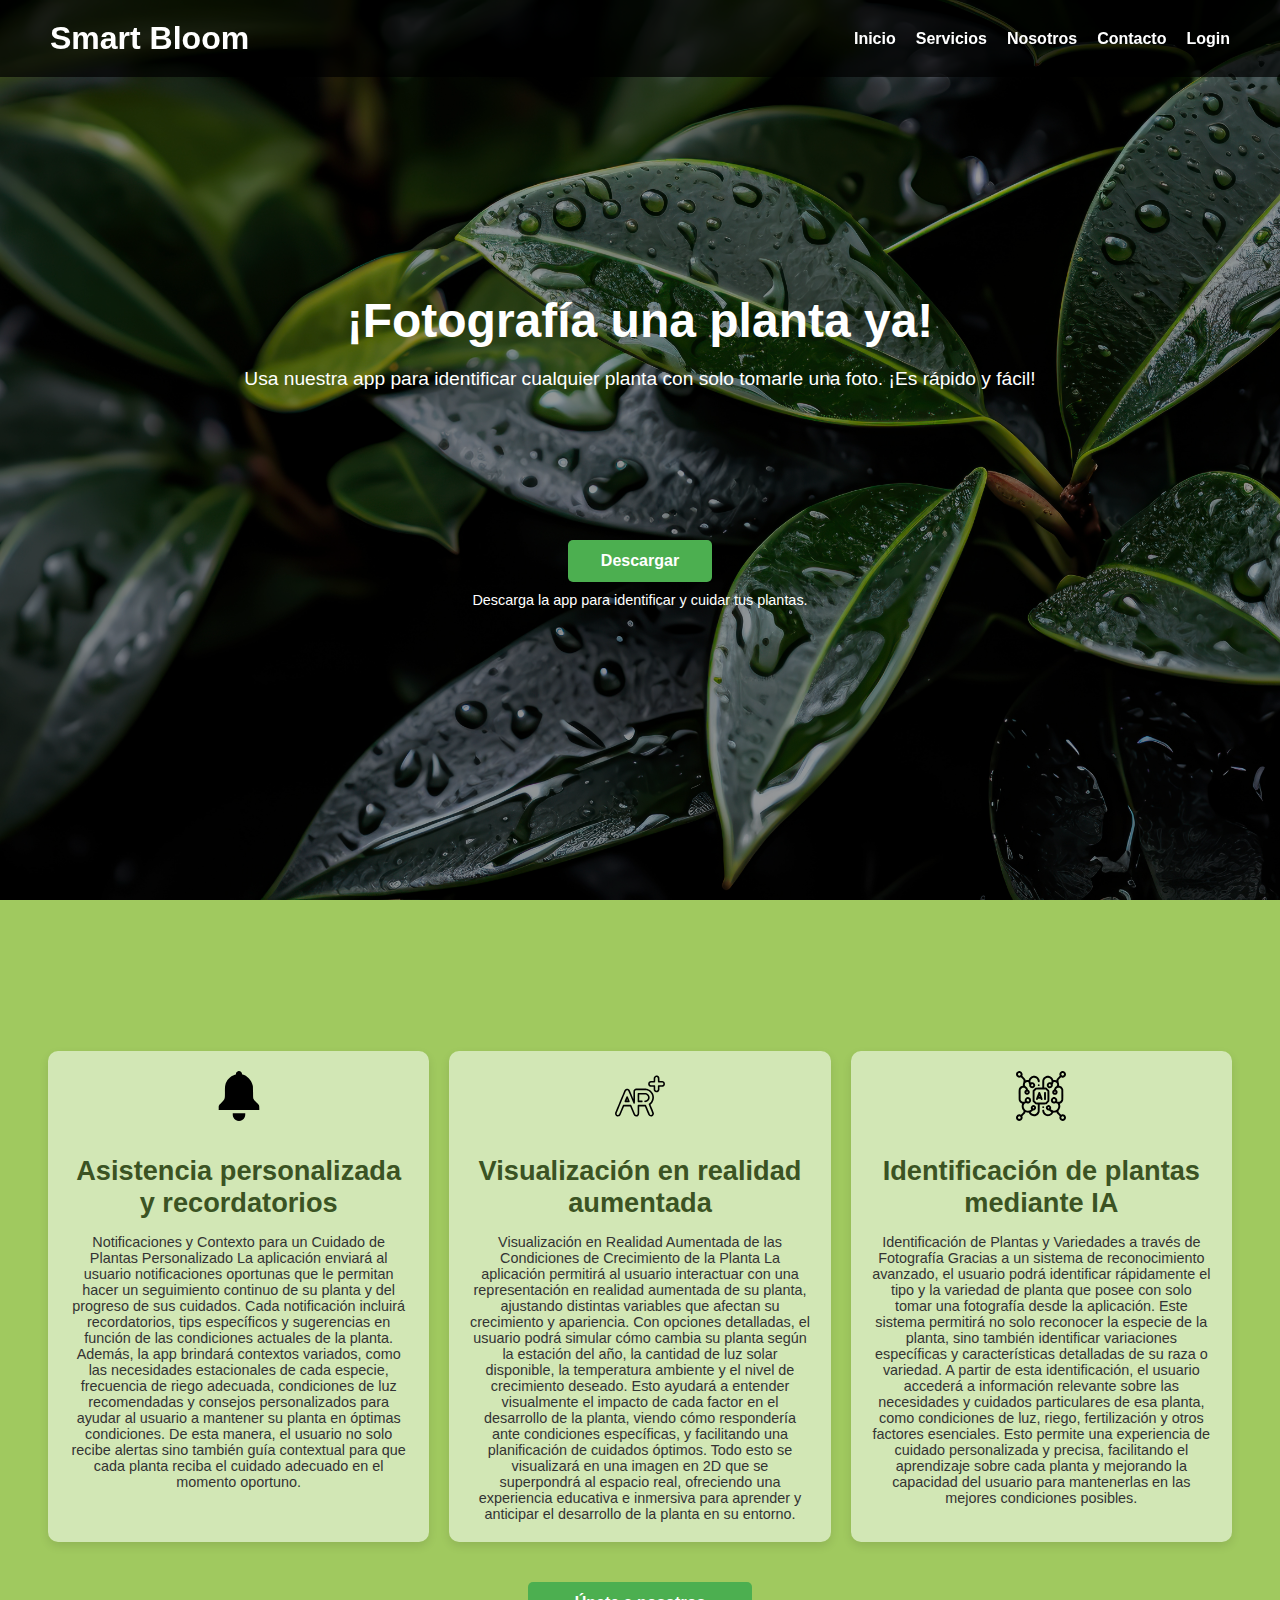
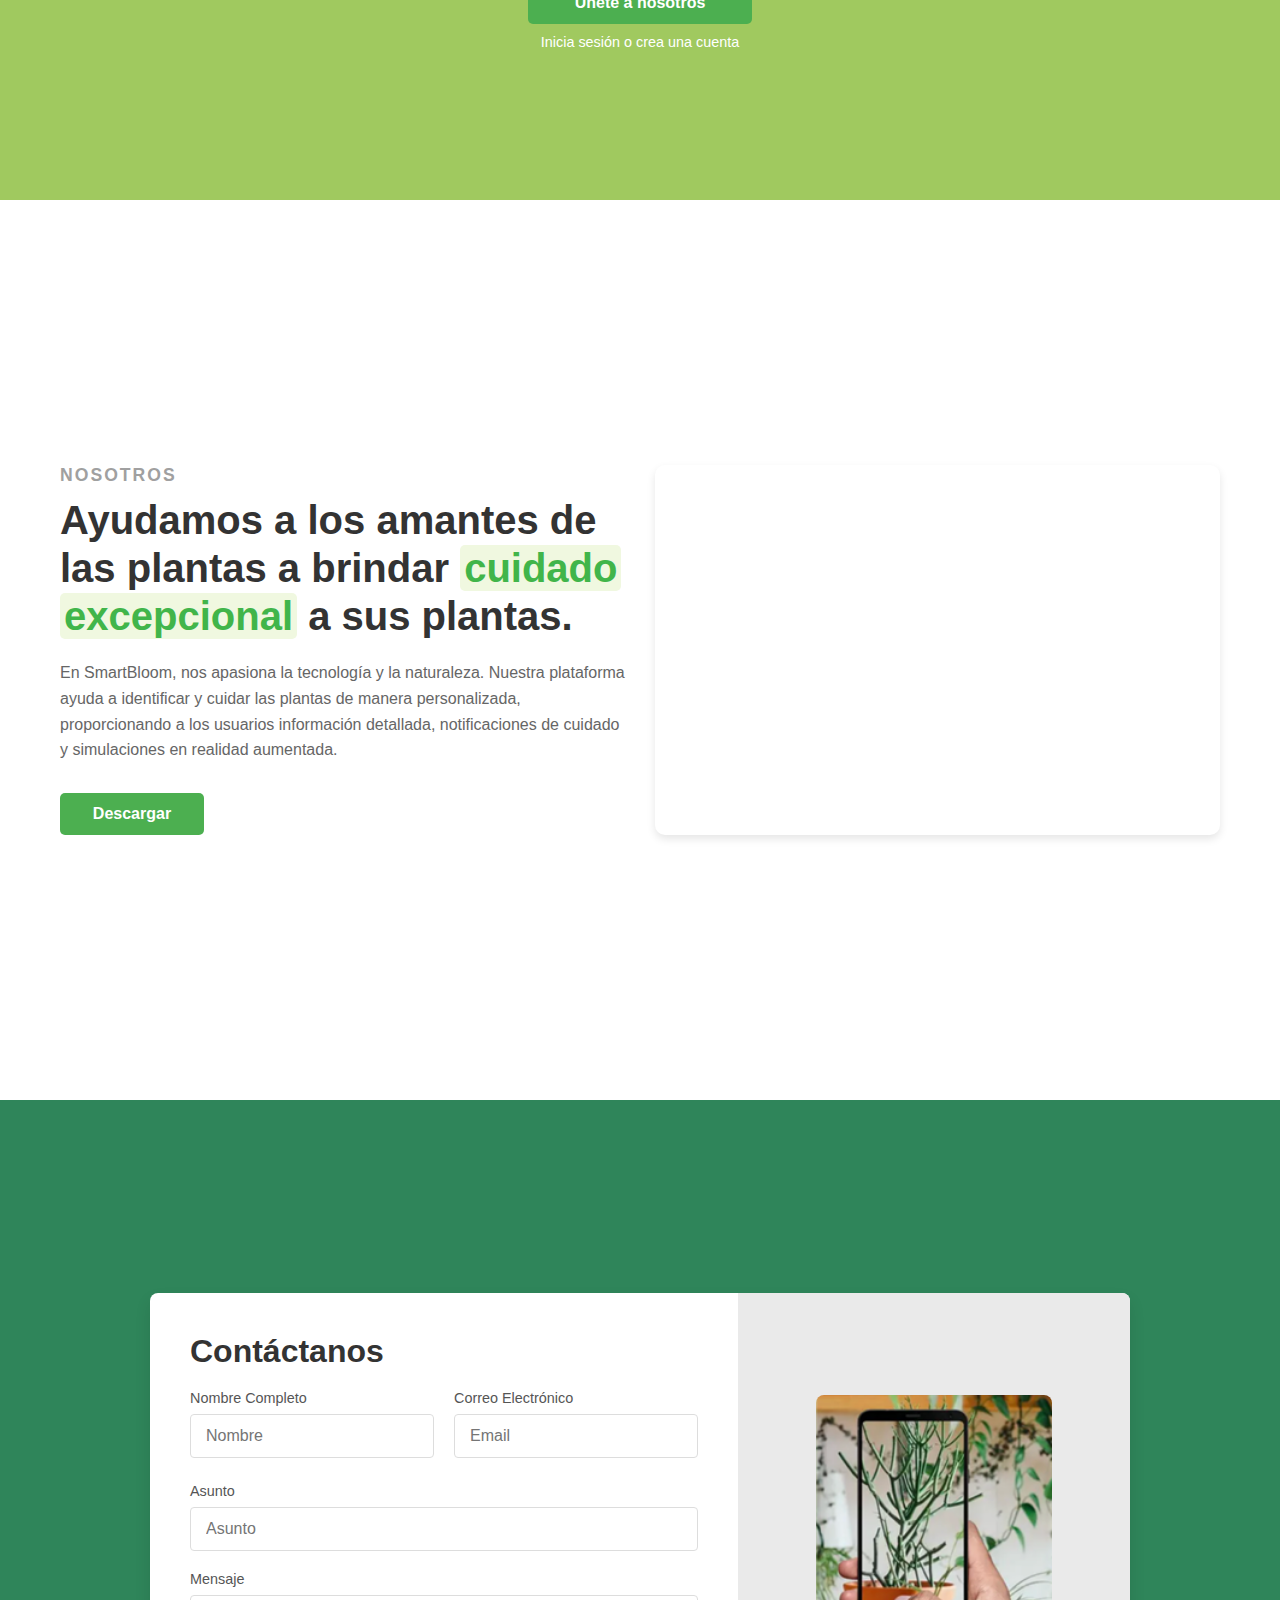
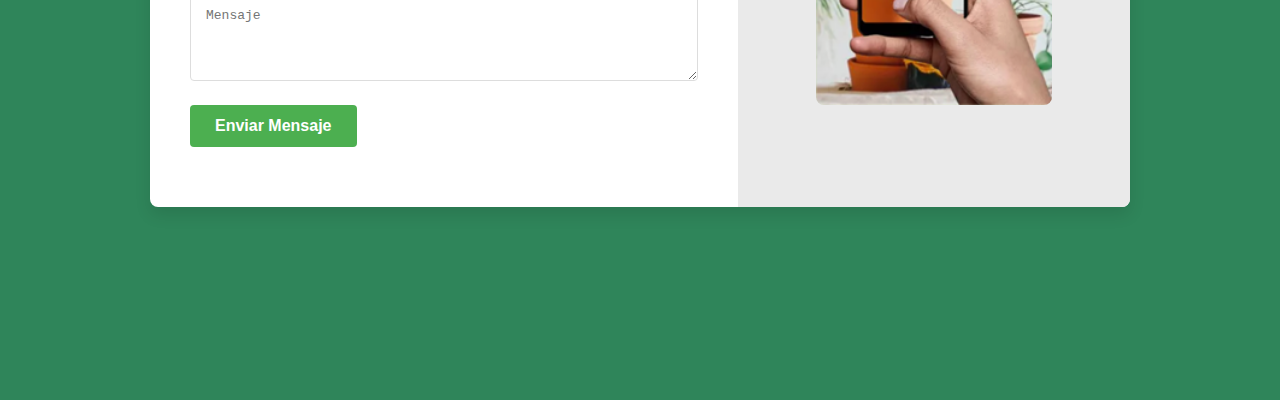
<file: index.html>
<!DOCTYPE html>
<html lang="es">

<head>
    <meta charset="UTF-8">
    <meta name="viewport" content="width=device-width, initial-scale=1.0">
    <title>Smart Bloom</title>
    <link rel="stylesheet" href="css/styles.css">
</head>

<body>
    <!-- Encabezado -->
    <header class="header">
        <div class="header-logo">
            <h1>Smart Bloom</h1>
        </div>
        <nav class="header-nav">
            <ul class="nav-list">
                <li><a href="#" id="banner" aria-label="Ir a Inicio">Inicio</a></li>
                <li><a href="#" id="features" aria-label="Ir a Servicios">Servicios</a></li>
                <li><a href="#" id="about" aria-label="Ir a Nosotros">Nosotros</a></li>
                <li><a href="#" id="contact" aria-label="Ir a Contacto">Contacto</a></li>
                <li><a href="login.html" aria-label="Ir a Login">Login</a></li>
            </ul>
        </nav>
    </header>

    <!-- Sección Banner -->
    <section class="banner">
        <div class="banner-content">
            <div class="banner-text">
                <h1>¡Fotografía una planta ya!</h1>
                <p>Usa nuestra app para identificar cualquier planta con solo tomarle una foto. ¡Es rápido y fácil!</p>
            </div>
            <div class="banner-action">
                <a href="login.html" class="btn">Descargar</a>
                <p class="btn-description">Descarga la app para identificar y cuidar tus plantas.</p>
            </div>
        </div>
    </section>

    <!-- Sección de Características -->
    <section class="features">
        <div class="features-content">
            <div class="feature-item">
                <img src="img/alarma.svg" alt="Notificaciones" class="feature-icon">
                <h3>Asistencia personalizada y recordatorios</h3>
                <p class="feature-description">
                    Notificaciones y Contexto para un Cuidado de Plantas Personalizado
                    La aplicación enviará al usuario notificaciones oportunas que le permitan hacer un seguimiento
                    continuo de su planta y del progreso de sus cuidados. Cada notificación incluirá recordatorios, tips
                    específicos y sugerencias en función de las condiciones actuales de la planta. Además, la app
                    brindará contextos variados, como las necesidades estacionales de cada especie, frecuencia de riego
                    adecuada, condiciones de luz recomendadas y consejos personalizados para ayudar al usuario a
                    mantener su planta en óptimas condiciones. De esta manera, el usuario no solo recibe alertas sino
                    también guía contextual para que cada planta reciba el cuidado adecuado en el momento oportuno.
                </p>
            </div>

            <div class="feature-item">
                <img src="img/realidadAumentada.svg" alt="Realidad Aumentada" class="feature-icon">
                <h3>Visualización en realidad aumentada</h3>
                <p class="feature-description">
                    Visualización en Realidad Aumentada de las Condiciones de Crecimiento de la Planta
                    La aplicación permitirá al usuario interactuar con una representación en realidad aumentada de su
                    planta, ajustando distintas variables que afectan su crecimiento y apariencia. Con opciones
                    detalladas, el usuario podrá simular cómo cambia su planta según la estación del año, la cantidad de
                    luz solar disponible, la temperatura ambiente y el nivel de crecimiento deseado. Esto ayudará a
                    entender visualmente el impacto de cada factor en el desarrollo de la planta, viendo cómo
                    respondería ante condiciones específicas, y facilitando una planificación de cuidados óptimos. Todo
                    esto se visualizará en una imagen en 2D que se superpondrá al espacio real, ofreciendo una
                    experiencia educativa e inmersiva para aprender y anticipar el desarrollo de la planta en su
                    entorno.
                </p>
            </div>

            <div class="feature-item">
                <img src="img/ai.svg" alt="Inteligencia Artificial" class="feature-icon">
                <h3>Identificación de plantas mediante IA</h3>
                <p class="feature-description">
                    Identificación de Plantas y Variedades a través de Fotografía
                    Gracias a un sistema de reconocimiento avanzado, el usuario podrá identificar rápidamente el tipo y
                    la variedad de planta que posee con solo tomar una fotografía desde la aplicación. Este sistema
                    permitirá no solo reconocer la especie de la planta, sino también identificar variaciones
                    específicas y características detalladas de su raza o variedad. A partir de esta identificación, el
                    usuario accederá a información relevante sobre las necesidades y cuidados particulares de esa
                    planta, como condiciones de luz, riego, fertilización y otros factores esenciales. Esto permite una
                    experiencia de cuidado personalizada y precisa, facilitando el aprendizaje sobre cada planta y
                    mejorando la capacidad del usuario para mantenerlas en las mejores condiciones posibles.
                </p>
            </div>
        </div>

        <div class="features-action">
            <a href="login.html">Únete a nosotros</a>
            <p class="btn-description">
                Inicia sesión o crea una cuenta
            </p>
        </div>
    </section>

    <!-- Sección Nosotros -->
    <section class="about">
        <div class="about-section">
            <div class="about-text">
                <h3 class="about-pre-title">Nosotros</h3>
                <h2 class="about-title">Ayudamos a los amantes de las plantas a brindar <span
                        class="highlight">cuidado</span>
                    <span class="highlight">excepcional</span> a sus plantas.
                </h2>
                <p class="about-description">
                    En SmartBloom, nos apasiona la tecnología y la naturaleza. Nuestra plataforma ayuda a
                    identificar y cuidar las plantas de manera personalizada, proporcionando a los usuarios
                    información detallada, notificaciones de cuidado y simulaciones en realidad aumentada.
                </p>
                <a href="login.html" class="about-btn">Descargar</a>
            </div>
            <div class="about-video">
                <iframe width="100%" height="auto" class="video-player" src="https://www.youtube.com/embed/FbyfFDyDl7w"
                    title="Video sobre nosotros" frameborder="0"
                    allow="accelerometer; autoplay; clipboard-write; encrypted-media; gyroscope; picture-in-picture"
                    allowfullscreen>
                </iframe>
            </div>

        </div>
    </section>

    <!-- Sección Contacto -->
    <section class="contact">
        <div class="contact-wrapper">
            <div class="contact-form-column">
                <h3 class="contact-title">Contáctanos</h3>
                <form method="POST" id="contactForm" name="contactForm" class="contactForm">
                    <div class="form-row">
                        <div class="form-group">
                            <label for="name">Nombre Completo</label>
                            <input type="text" class="form-control" name="name" id="name" placeholder="Nombre" required>
                            <div class="error-message" id="nameError"></div>
                        </div>
                        <div class="form-group">
                            <label for="email">Correo Electrónico</label>
                            <input type="email" class="form-control" name="email" id="email" placeholder="Email"
                                required>
                            <div class="error-message" id="emailError"></div>
                        </div>
                    </div>
                    <div class="form-group">
                        <label for="subject">Asunto</label>
                        <input type="text" class="form-control" name="subject" id="subject" placeholder="Asunto"
                            required>
                        <div class="error-message" id="subjectError"></div>
                    </div>
                    <div class="form-group">
                        <label for="message">Mensaje</label>
                        <textarea name="message" class="form-control" id="message" rows="4" placeholder="Mensaje"
                            required></textarea>
                        <div class="error-message" id="messageError"></div>
                    </div>
                    <div class="form-group form-submit">
                        <input type="submit" value="Enviar Mensaje" class="btn-submit">
                    </div>

                    <!-- Mensaje de confirmación -->
                    <div id="confirmationMessage" style="display:none; margin-top: 10px; color: green;">
                        ¡Tu mensaje ha sido enviado con éxito! Nos pondremos en contacto contigo pronto.
                    </div>
                </form>
            </div>

            <div class="contact-image-column">
                <img src="img/imgContact.png" alt="Contact" class="contact-image">
            </div>
        </div>
    </section>
    <script src="js/script.js"></script>

</body>

</html>
</file>
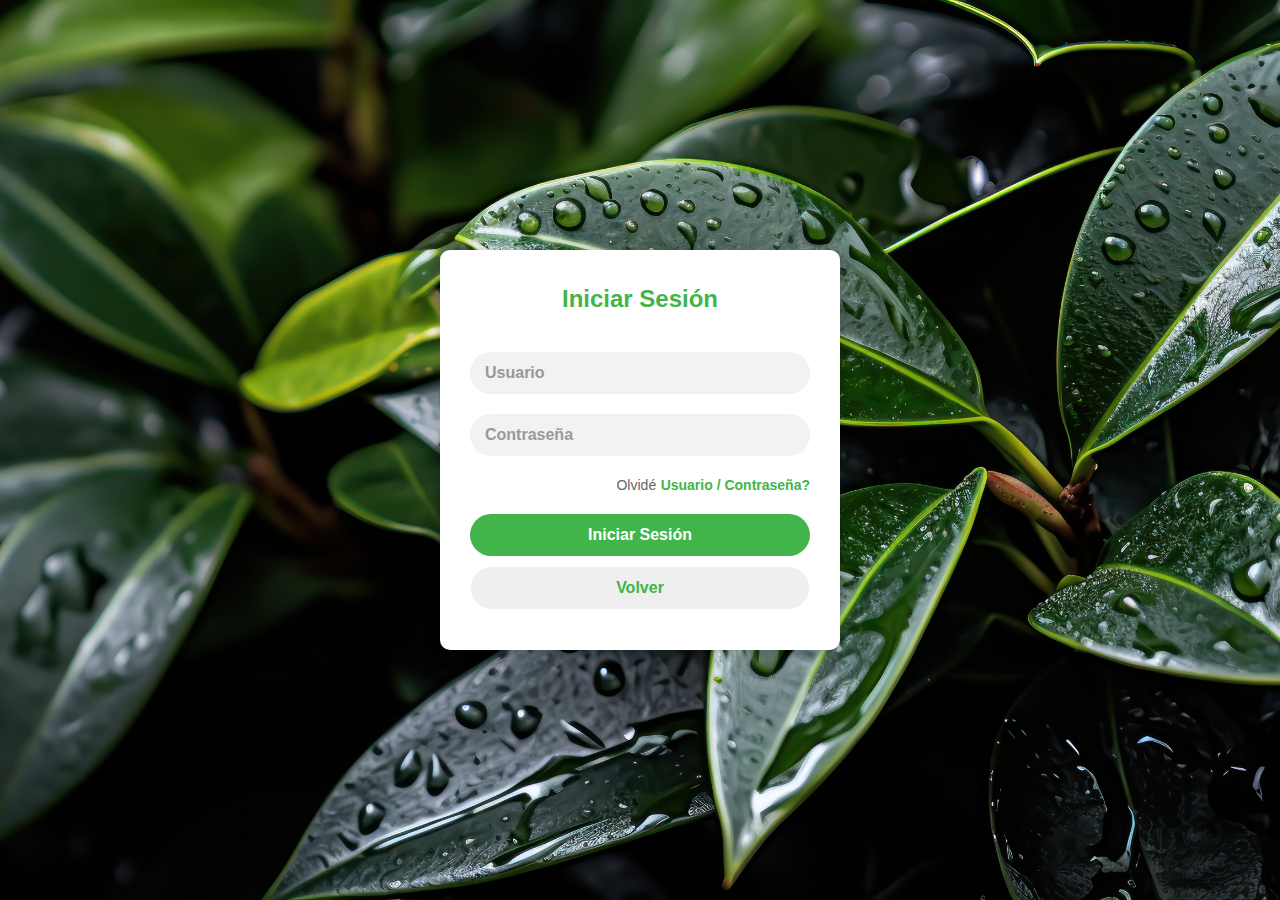
<file: login.html>
<!DOCTYPE html>
<html lang="en">

<head>
    <meta charset="UTF-8">
    <meta name="viewport" content="width=device-width, initial-scale=1.0">
    <title>Login</title>
    <link rel="stylesheet" href="css/styles_login.css">
</head>

<body>
    <div class="wrap-login100">
        <form id="loginForm" class="login100-form validate-form p-l-55 p-r-55 p-t-178">
            <span class="login100-form-title">Iniciar Sesión</span>
            <div class="wrap-input100 validate-input m-b-16">
                <input class="input100" type="text" id="username" placeholder="Usuario">
                <span class="focus-input100"></span>
            </div>
            <div class="wrap-input100 validate-input">
                <input class="input100" type="password" id="password" placeholder="Contraseña">
                <span class="focus-input100"></span>
            </div>
            <div id="errorMessage" style="display:none; margin-top: 10px; text-align: center; color: red;">
                Usuario o contraseña incorrectos. Intente de nuevo
            </div>
            <div id="confirmationMessage" style="display:none; margin-top: 10px; text-align: center; color: green;">
                ¡Inicio de sesión exitoso! Redirigiendo...
            </div>
            <div class="text-right p-t-13 p-b-23">
                <span class="txt1">Olvidé</span>
                <a href="#" class="txt2" id="forgotPassword">Usuario / Contraseña?</a>
            </div>

            <div class="container-login100-form-btn">
                <button type="submit" class="login100-form-btn">Iniciar Sesión</button>
            </div>

            <div class="container-login100-form-btn-volver">
                <button type="button" id="btnVolver" class="login100-form-btn-volver">Volver</button>
            </div>

            <div class="recuperacion" id="recoverPassword" style="display:none;">
                <p class="txt1-rec">Danos tu correo para poder ayudarte a recuperar tu usuario o contraseña</p>
                <input class="input100" type="email" id="recoveryEmail" placeholder="Correo">
                <button class="login100-form-btn-rec" id="sendRecovery">Enviar</button>
            </div>

            <!-- mensaje oculto confirmación correo electrónico -->
            <div id="recoveryMessage" style="display:none; margin-top: 10px; color: green;">
                ¡Correo de recuperación enviado con éxito!
            </div>


        </form>
    </div>
    <script src="js/script.js"></script>

</body>

</html>
</file>
<file: css/styles.css>
* {
    margin: 0;
    padding: 0;
    box-sizing: border-box;
}

body {
    font-family: Arial, sans-serif;
    color: #FFFFFF;
}


/* Encabezado */
.header {
    display: flex;
    justify-content: space-between;
    align-items: center;
    padding: 20px 50px;
    background-color: rgba(0, 0, 0, 0.7);
    position: fixed;
    width: 100%;
    top: 0;
    z-index: 10;
    transition: background-color 0.5s ease;
}

.header-logo h1 {
    color: #FFFFFF;
}

.nav-list {
    list-style: none;
    display: flex;
    gap: 20px;
}

.nav-list a {
    color: #FFFFFF;
    text-decoration: none;
    font-weight: bold;
    transition: color 0.3s ease;
}

.nav-list a:hover {
    color: #A0C95F;
}

/* Banner */
.banner {
    display: flex;
    align-items: center;
    justify-content: center;
    text-align: center;
    height: 100vh;
    background-image: url('../img/fondo.png');
    background-size: cover;
    background-position: center;
    position: relative;
}

.banner::before {
    content: "";
    position: absolute;
    top: 0;
    left: 0;
    right: 0;
    bottom: 0;
    background-color: rgba(0, 0, 0, 0.4);
    z-index: 0;
}

.banner-content {
    position: relative;
    z-index: 1;
    color: #FFFFFF;
}

.banner-text h1 {
    font-size: 3em;
    margin-bottom: 20px;
}

.banner-text p {
    font-size: 1.2em;
    margin-bottom: 30px;
}

.banner-action {
    margin-top: 150px;
}

/* Botón */
.btn {
    display: inline-block;
    padding: 12px 25px;
    background-color: #4CAF50;
    color: #FFFFFF;
    font-weight: bold;
    text-decoration: none;
    border-radius: 5px;
    transition: transform 0.2s ease;
    width: 9em;
}

.btn:hover {
    transform: scale(1.05);
    box-shadow: 0px 5px 10px rgba(0, 0, 0, 0.2);
}

.btn-description {
    font-size: 0.9em;
    color: #FFFFFF;
    margin-top: 10px;
    text-align: center;
}

/* Características */
.features {
    padding: 0px 3em 0px 3em;   
    align-content: center;
    background-color: #A0C95F;
    text-align: center;
    height: 100vh;
}

.features-content {
    display: grid;
    grid-template-columns: repeat(3, 1fr);
    gap: 20px;
    margin-bottom: 40px;
    font-size: 0,9em;
}

.feature-item {
    background-color: #D2E7B5;
    padding: 20px;
    border-radius: 10px;
    box-shadow: 0px 4px 10px rgba(0, 0, 0, 0.1);
    transition: transform 0.3s ease;
}

.feature-item:hover {
    transform: translateY(-10px);
}

.feature-icon {
    width: 50px;
    height: 50px;
    margin-bottom: 15px;
}

.feature-item h3 {
    color: #3B5323;
    font-size: 1.7em;
    font-weight: bold;
    margin: 15px 0;
}

.feature-description {
    font-size: 0.9em;
    color: #333333;
}

/* Botón en Características */
.features-action a{
    display: inline-block;
    padding: 12px 25px;
    background-color: #4CAF50;
    color: #FFFFFF;
    font-weight: bold;
    text-decoration: none;
    border-radius: 5px;
    transition: transform 0.2s ease;
    width: 14em;
}

.features-action a:hover {
    transform: scale(1.05);
    box-shadow: 0px 5px 10px rgba(0, 0, 0, 0.2);
}

/* About Section */

/* Estilo principal para centrar el contenedor verticalmente */
.about {
    display: flex;
    align-items: center;
    justify-content: center;
    height: 100vh;
}

/* Disposición en dos columnas */
.about-section {
    display: grid;
    grid-template-columns: repeat(2, 1fr); /* Dos columnas iguales */
    gap: 30px; /* Espacio entre columnas */
    max-width: 1200px; /* Ancho máximo del contenedor */
    padding: 20px; /* Espacio alrededor del contenido */
    background-color: #ffffff;
}

/* Estilos de texto */
.about-text {
    display: flex;
    flex-direction: column;
    justify-content: center; /* Centra el contenido verticalmente en la celda */
    text-align: left;
}

.about-pre-title {
    font-size: 1.1em;
    letter-spacing: 2px;
    color: #A0A0A0;
    text-transform: uppercase;
    margin-bottom: 10px;
}

.about-title {
    font-size: 2.5em;
    font-weight: bold;
    line-height: 1.2;
    color: #333333;
    margin-bottom: 20px;
}

.about-description {
    font-size: 1em;
    color: #666666;
    line-height: 1.6;
    margin-bottom: 30px;
}

.about-btn {
    padding: 12px 25px;
    background-color: #4CAF50;
    color: #FFFFFF;
    font-weight: bold;
    text-decoration: none;
    border-radius: 5px;
    transition: transform 0.2s ease;
    text-align: center  ;
    width: 9em;
}

.about-btn:hover {
    transform: scale(1.05);
    box-shadow: 0px 5px 10px rgba(0, 0, 0, 0.2);
}
.highlight {
    color: #41b54a; /* Cambia el color del texto a un verde para destacar */
    font-weight: bold; /* Resalta el texto con un estilo más grueso */
    background-color: #f0f8e0; /* Agrega un fondo suave para el contraste */
    padding: 1px 4px; /* Espaciado dentro del fondo */
    border-radius: 5px; /* Bordes redondeados */
}

/* Estilos del video */
.video-player {
    border-radius: 10px;
    box-shadow: 0 4px 8px rgba(0, 0, 0, 0.1);
    width: 100%;
    height: 100%;
}

.about-video iframe {
    border-radius: 10px;
    overflow: hidden;
}


/* Contact Section */
.contact{
    background-color: #2F855A;
    min-height: 100vh;
    max-height: 100vh;
    align-content: center;
    padding: 100px;
}

.contact-wrapper {
    margin: 50px;
    display: flex;
    background-color: #fff;
    border-radius: 8px;
    box-shadow: 0 8px 16px rgba(0, 0, 0, 0.1);
    overflow: hidden;
    height: 100%;
}

.contact-form-column {
    flex: 1;
    padding: 40px;
    display: flex;
    flex-direction: column;
    justify-content: center;
    height: auto;
    width: 60%;
}

.contact-title {
    font-size: 2em;
    font-weight: bold;
    color: #333;
    margin-bottom: 20px;
    text-align: left;
}

.form-row {
    display: flex;
    gap: 20px;
}

.form-group {
    margin-bottom: 20px;
    width: 100%;
}

.form-group label {
    font-size: 0.9em;
    color: #555;
    display: block;
    margin-bottom: 8px;
}

.form-control {
    width: 100%;
    padding: 12px 15px;
    border: 1px solid #ddd;
    border-radius: 4px;
    font-size: 1em;
    color: #333;
    transition: border-color 0.3s ease;
}

.form-control:focus {
    outline: none;
    border-color: #5A67D8;
    box-shadow: 0 0 8px rgba(90, 103, 216, 0.3);
}

.form-submit {
    text-align: left;
}

.btn-submit {
    padding: 12px 25px;
    background-color: #4CAF50;
    color: #FFFFFF;
    font-weight: bold;
    border: none;
    border-radius: 4px;
    cursor: pointer;
    font-size: 1em;
    transition: background-color 0.3s ease, transform 0.2s ease;
}

.btn-submit:hover {
    background-color: #2F855A;
    transform: scale(1.05);
}

.invalid {
    border: 2px solid red;
}

.error-message {
    color: red;
    font-size: 0.9em;
    margin-top: 5px;
}

/* Contact Image Column */
.contact-image-column {
    background-color: #eaeaea;
    display: flex;
    align-items: center;
    justify-content: center;
    width: 40%;
}

.contact-image {
    width: 60%;
    object-fit: cover;
    border-radius: 8px;
}
</file>
<file: css/styles_login.css>
/* Restablecimiento de márgenes y relleno */
* {
    margin: 0;
    padding: 0;
    box-sizing: border-box;
}

body {
    font-family: Arial, sans-serif;
    color: #FFFFFF;
    background-image: url('../img/fondo.png');
    background-size: cover;
    background-position: center;
    background-repeat: no-repeat;
    display: flex;
    justify-content: center;
    align-items: center;
    min-height: 100vh;
}

/* Contenedor principal del formulario */
.wrap-login100 {
    width: 100%;
    max-width: 400px;
    background-color: #fff;
    border-radius: 10px;
    box-shadow: 0 5px 15px rgba(0, 0, 0, 0.2);
    overflow: hidden;
    margin: 50px auto; /* Centrado en la página */
}

/* Título del formulario que ocupa la parte superior */
.login100-form-title {
    display: block;
    margin-bottom: 1em;
    width: 100%;
    font-size: 24px;
    font-weight: bold;
    color: #41b54a;
    padding: 15px 0; /* Elimina el padding lateral */
    text-align: center;
}

/* Ajuste de formulario */
.login100-form {
    padding: 20px 30px 40px; /* Reducir padding superior */
}

/* Input del formulario */
.wrap-input100 {
    position: relative;
    margin-bottom: 20px;
}

.input100 {
    width: 100%;
    padding: 12px 15px;
    border: none;
    border-radius: 30px;
    background-color: #f2f2f2;
    font-size: 16px;
    color: #333;
    outline: none;
}

.input100::placeholder {
    color: #999;
    font-weight: bold;
}

.text-right {
    text-align: right;
    margin-top: 10px;
    margin-bottom: 20px;
}

.txt1, .txt2, .txt3 {
    font-size: 14px;
    color: #666;
}

.txt1-rec {
    font-size: 14px;
    color: #666;
    margin-bottom: 10px;
    margin-left: 10px;
}

.txt2, .txt3 {
    color: #41b54a;
    font-weight: bold;
    text-decoration: none;
}

.txt2:hover, .txt3:hover {
    text-decoration: underline;
}

/* Botón del formulario */
.container-login100-form-btn {
    display: flex;
    justify-content: center;
    margin-top: 20px;
}

.container-login100-form-btn-volver {
    margin-top: 10px;
    display: flex;
    justify-content: center;
    margin-top: 10px;
}

.login100-form-btn {
    width: 100%;
    padding: 12px;
    font-size: 16px;
    font-weight: bold;
    color: #fff;
    background-color: #41b54a;
    border: none;
    border-radius: 30px;
    cursor: pointer;
    transition: background-color 0.3s ease;
}

.login100-form-btn-volver {
    width: 100%;
    padding: 12px;
    font-size: 16px;
    font-weight: bold;
    color: #41b54a;
    border: 1px solid #fff;
    border-radius: 30px;
    cursor: pointer;
    transition: background-color 1s ease;
    transition: border 0.3s ease;
}


.recuperacion{
    margin-top: 30px;
}

.login100-form-btn-rec {
    width: 30%;
    padding: 12px;
    font-size: 16px;
    font-weight: bold;
    color: #fff;
    background-color: #41b54a;
    border: none;
    border-radius: 30px;
    cursor: pointer;
    transition: background-color 0.3s ease;
    margin-top: 10px;
}

.login100-form-btn:hover, .login100-form-btn-rec:hover {
    background-color: #369e3e;
}

.login100-form-btn-volver:hover {
    background-color: #fff;
    border: 1px solid #999;
}

.flex-col-c {
    display: flex;
    flex-direction: column;
    align-items: center;
    margin-top: 30px;
}

#errorMessage, #confirmationMessage {
    font-size: 1rem;
    margin-top: 10px;
    text-align: center;
}

#errorMessage {
    color: red;
    font-weight: bold;
}

#confirmationMessage {
    color: green;
    font-weight: bold;
}


.input100.invalid {
    border: 2px solid red;
}


@media (max-width: 768px) {
    .btnAction {
        padding: 15px 25px; /* Tamaño mayor en dispositivos táctiles */
        font-size: 18px; /* Tamaño de fuente para mejor visibilidad */
    }
}
</file>
